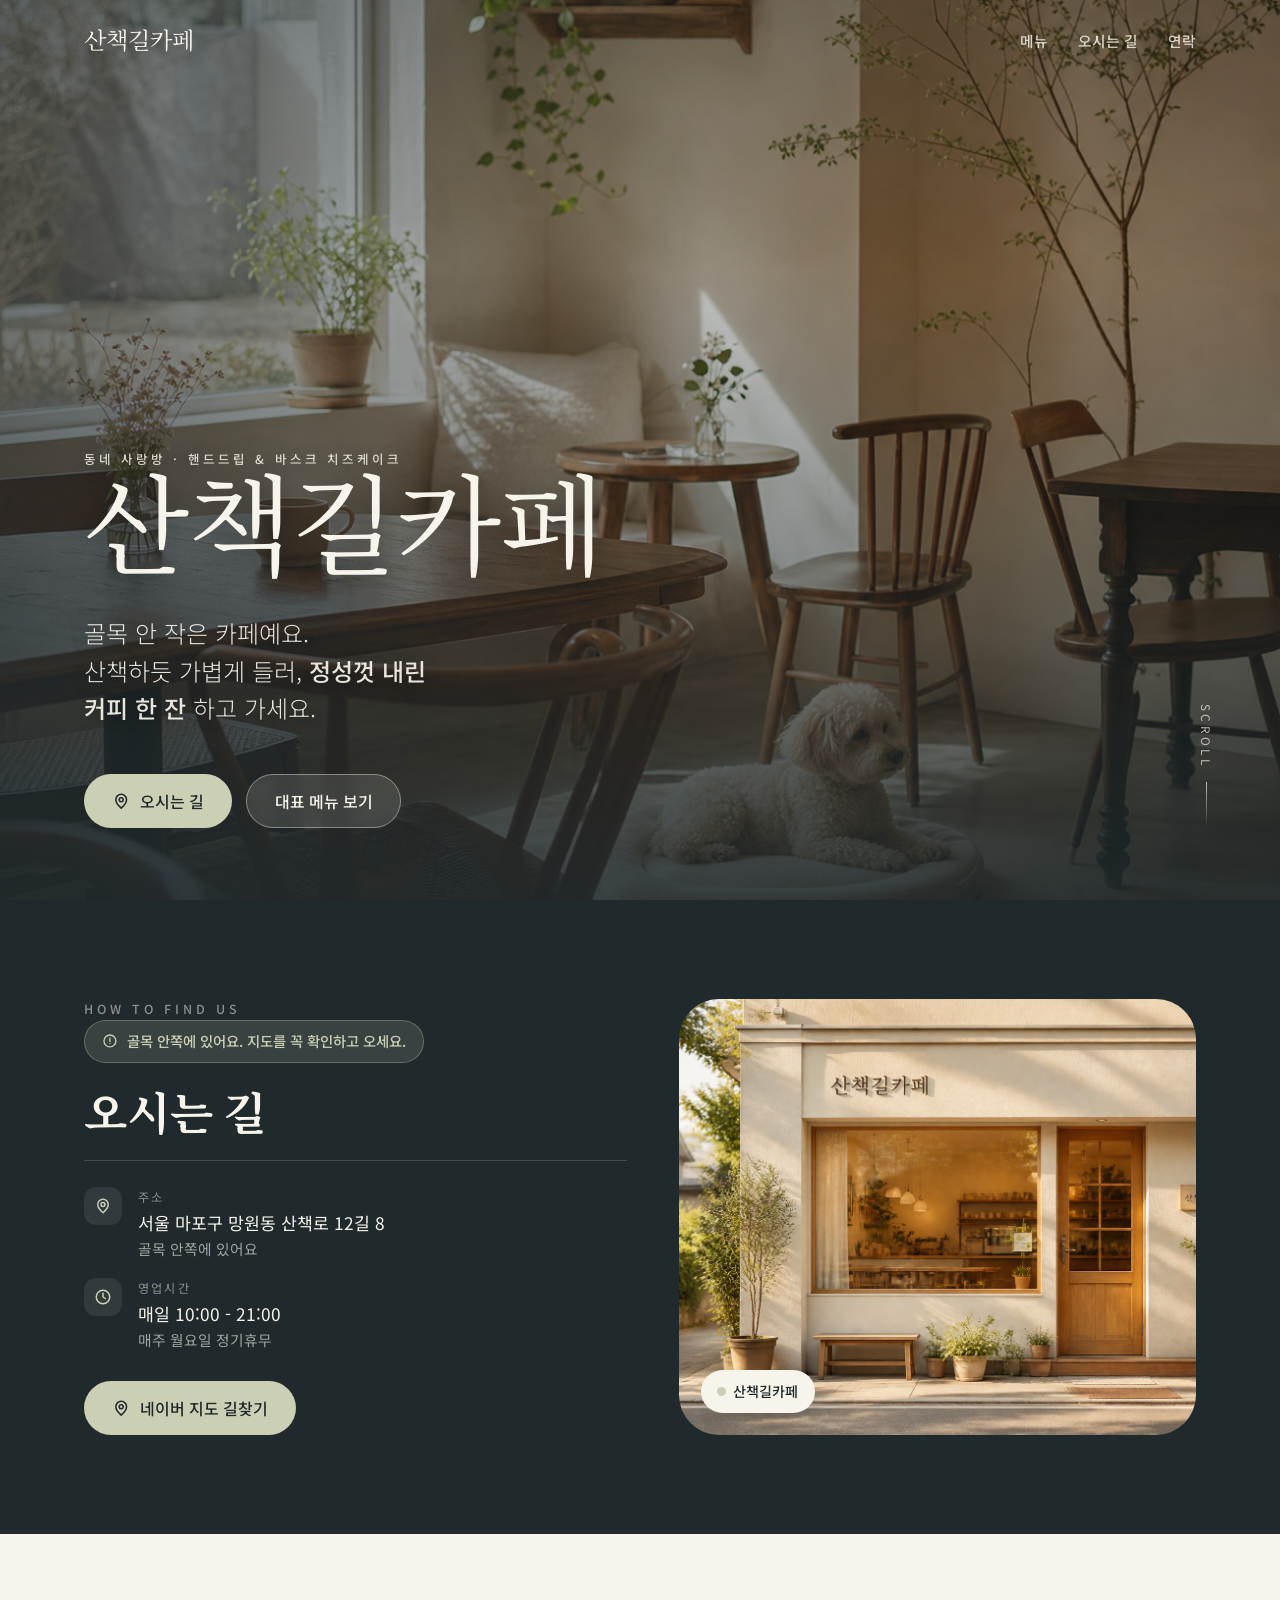
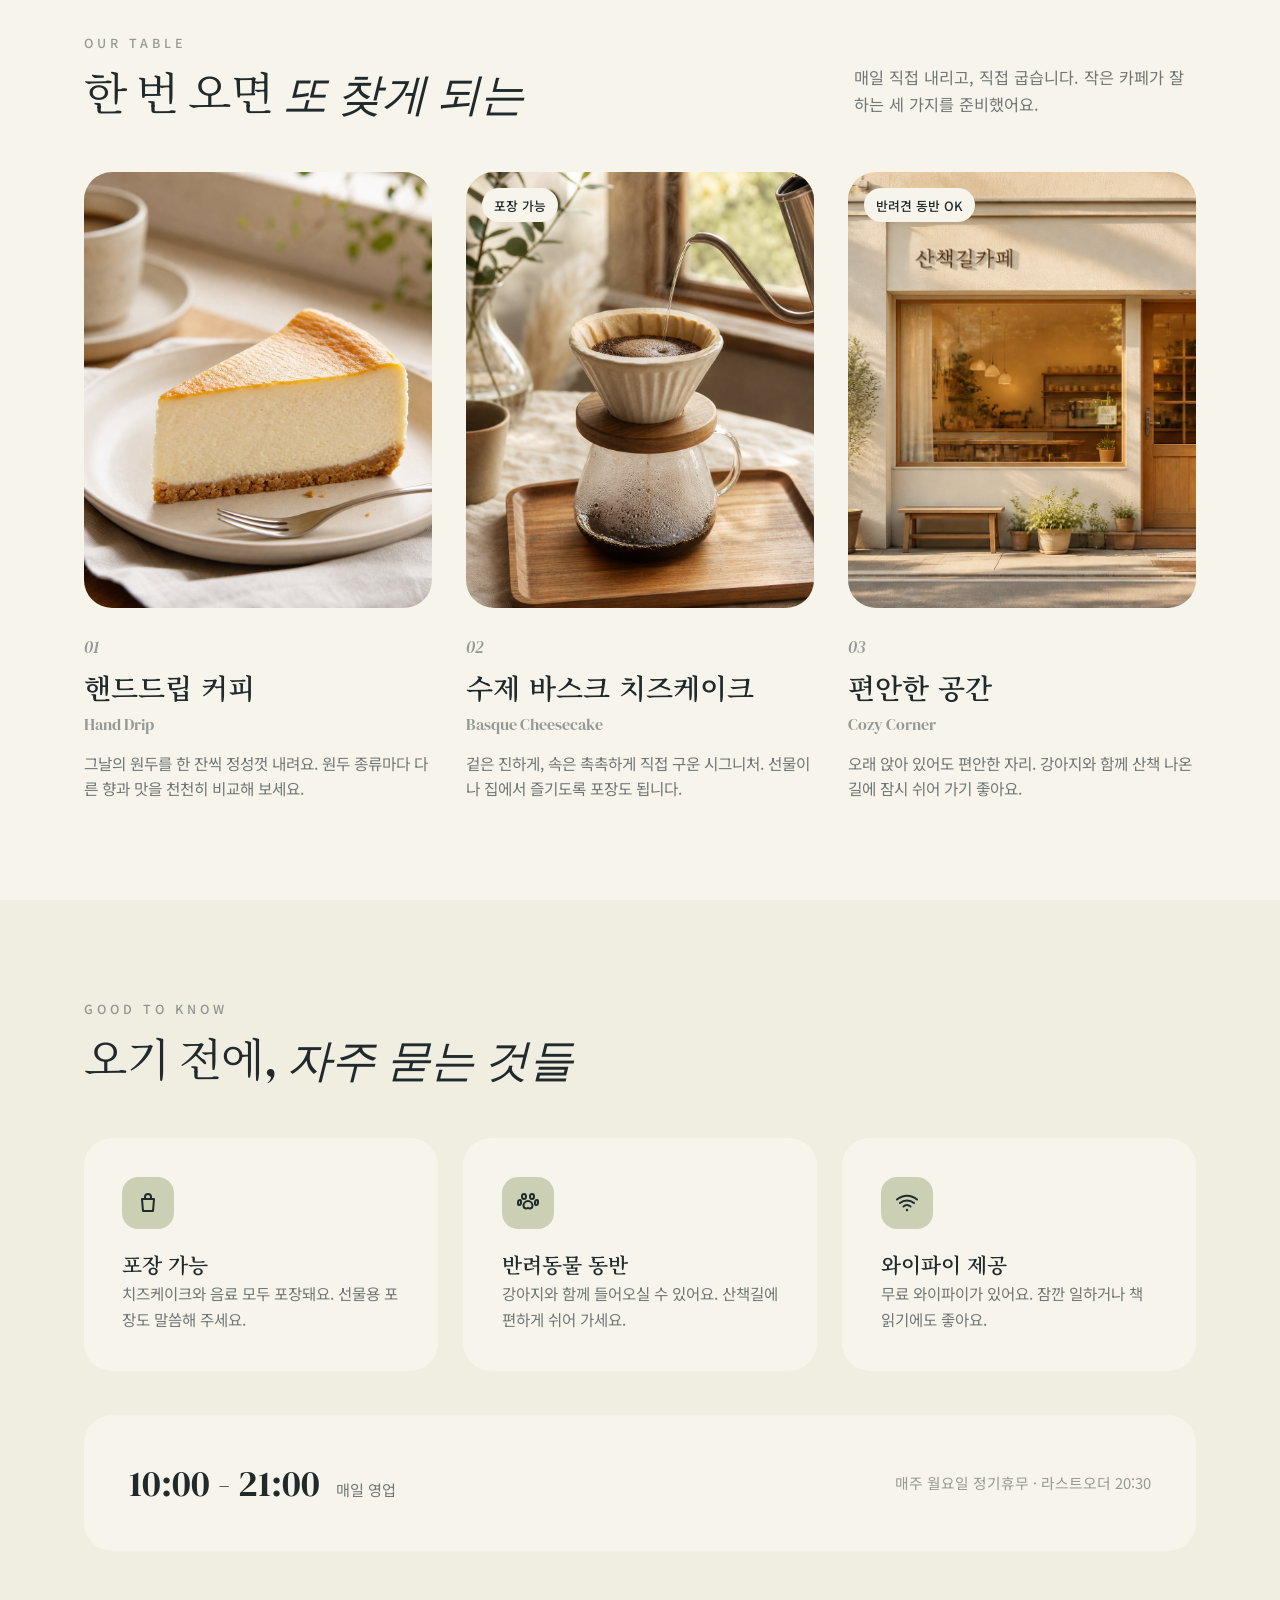
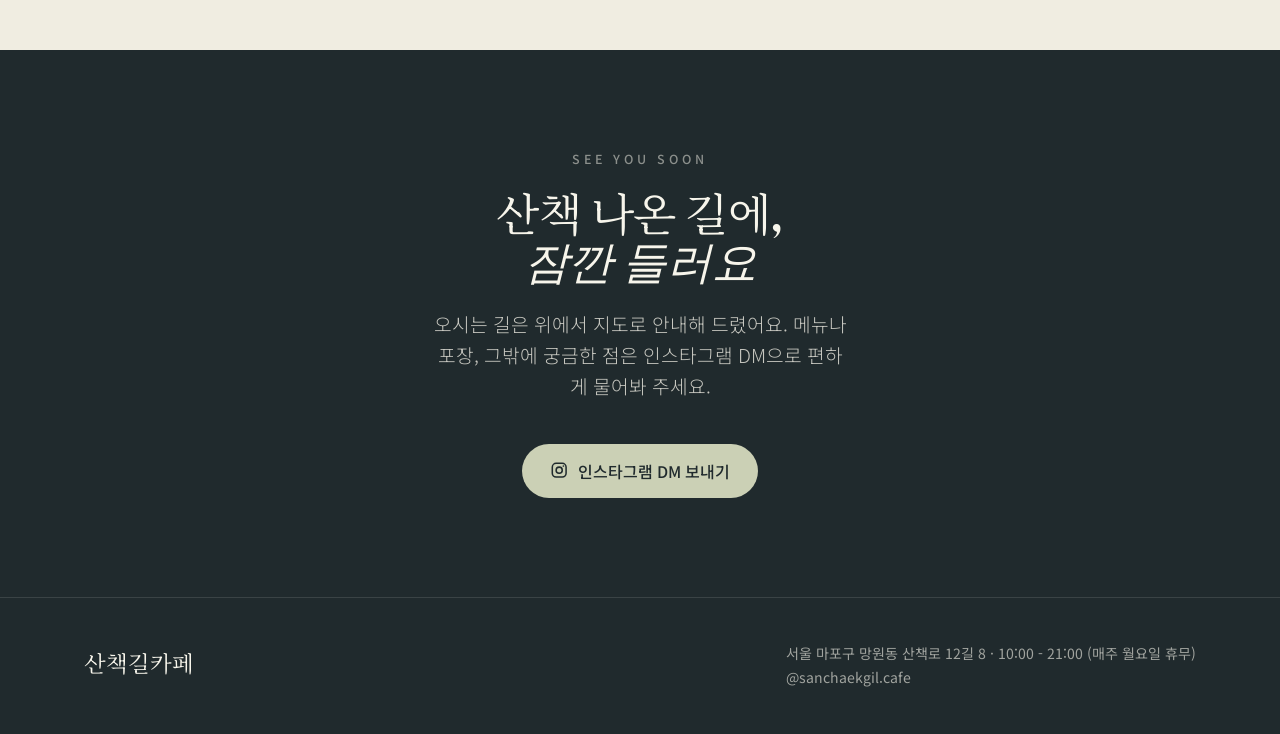
<file: index.html>
<!DOCTYPE html>
<html lang="ko">
<head>
<meta charset="UTF-8" />
<meta name="viewport" content="width=device-width, initial-scale=1.0" />
<title>산책길카페 - 동네 사랑방 같은 카페</title>
<meta name="description" content="산책길카페: 직접 내린 핸드드립과 수제 바스크 치즈케이크. 골목 안쪽 작은 카페, 강아지와 함께 오셔도 좋아요.">
<link rel="preconnect" href="https://fonts.googleapis.com" />
<link rel="preconnect" href="https://fonts.gstatic.com" crossorigin />
<link href="https://fonts.googleapis.com/css2?family=DM+Serif+Display:ital@0;1&family=Noto+Serif+KR:wght@400;500;600;700&family=Noto+Sans+KR:wght@300;400;500;700&display=swap" rel="stylesheet" />
<link rel="stylesheet" href="style.css">
<script type="application/ld+json">
{
  "@context": "https://schema.org",
  "@type": "CafeOrCoffeeShop",
  "name": "산책길카페",
  "description": "동네 사랑방 같은 카페. 직접 내린 핸드드립 한 잔과 한 번 먹으면 또 찾게 되는 수제 바스크 치즈케이크. 골목 안쪽, 반려동물 동반 가능, 포장 가능, 와이파이 제공.",
  "servesCuisine": "Cafe",
  "menu": [
    {"@type": "MenuItem", "name": "핸드드립 커피", "description": "원두 종류별로 다른 맛을 직접 내려드립니다"},
    {"@type": "MenuItem", "name": "수제 바스크 치즈케이크", "description": "한 번 드시면 또 찾으시는 진한 맛, 포장 가능"}
  ],
  "amenityFeature": [
    {"@type": "LocationFeatureSpecification", "name": "포장 가능", "value": true},
    {"@type": "LocationFeatureSpecification", "name": "반려동물 동반 가능", "value": true},
    {"@type": "LocationFeatureSpecification", "name": "와이파이", "value": true}
  ]
}
</script>
</head>
<body>

<!-- ===================== HEADER ===================== -->
<header class="site" id="siteHeader">
  <div class="wrap bar">
    <a href="#top" class="brand">산책길카페</a>
    <nav>
      <div class="nav-desktop" style="gap:30px;">
        <a href="#menu" class="link">메뉴</a>
        <a href="#directions" class="link">오시는 길</a>
        <a href="#contact" class="link">연락</a>
      </div>
    </nav>
  </div>
</header>

<!-- ===================== HERO ===================== -->
<section class="hero" id="top">
  <img class="hero-bg" src="images/exterior.png" alt="산책길카페 가게 외관">
  <div class="scrim"></div>
  <div class="wrap hero-inner">
    <span class="eyebrow kicker">동네 사랑방 · 핸드드립 &amp; 바스크 치즈케이크</span>
    <h1 class="display">산책길카페</h1>
    <p class="lede">골목 안 작은 카페예요.<br />산책하듯 가볍게 들러, <b>정성껏 내린 커피 한 잔</b> 하고 가세요.</p>
    <div class="hero-cta">
      <a class="btn btn--sage" href="#directions">
        <svg viewBox="0 0 24 24" fill="none" stroke="currentColor" stroke-width="2" stroke-linecap="round" stroke-linejoin="round"><path d="M12 21s-7-6.2-7-11a7 7 0 0 1 14 0c0 4.8-7 11-7 11Z"/><circle cx="12" cy="10" r="2.6"/></svg>
        오시는 길
      </a>
      <a class="btn btn--outline-light" href="#menu">대표 메뉴 보기</a>
    </div>
  </div>
  <div class="scroll-hint">SCROLL</div>
</section>

<!-- ===================== DIRECTIONS ===================== -->
<section class="directions section-pad" id="directions">
  <div class="wrap">
    <div class="dir-grid">
      <div class="dir-copy reveal">
        <span class="eyebrow">How to find us</span>
        <div class="dir-note">
          <svg viewBox="0 0 24 24" fill="none" stroke="currentColor" stroke-width="2" stroke-linecap="round" stroke-linejoin="round"><circle cx="12" cy="12" r="9"/><path d="M12 8v5M12 16h.01"/></svg>
          골목 안쪽에 있어요. 지도를 꼭 확인하고 오세요.
        </div>
        <h2>오시는 길</h2>

        <div class="addr">
          <div class="addr-row">
            <span class="ic"><svg viewBox="0 0 24 24" fill="none" stroke="currentColor" stroke-width="2" stroke-linecap="round" stroke-linejoin="round"><path d="M12 21s-7-6.2-7-11a7 7 0 0 1 14 0c0 4.8-7 11-7 11Z"/><circle cx="12" cy="10" r="2.6"/></svg></span>
            <div>
              <div class="label">주소</div>
              <div class="val">서울 마포구 망원동 산책로 12길 8<span class="sub">골목 안쪽에 있어요</span></div>
            </div>
          </div>
          <div class="addr-row">
            <span class="ic"><svg viewBox="0 0 24 24" fill="none" stroke="currentColor" stroke-width="2" stroke-linecap="round" stroke-linejoin="round"><circle cx="12" cy="12" r="9"/><path d="M12 7v5l3 2"/></svg></span>
            <div>
              <div class="label">영업시간</div>
              <div class="val">매일 10:00 - 21:00<span class="sub">매주 월요일 정기휴무</span></div>
            </div>
          </div>
        </div>

        <div class="dir-cta">
          <a class="btn btn--sage" href="https://map.naver.com/p/search/산책길카페" target="_blank" rel="noopener">
            <svg viewBox="0 0 24 24" fill="none" stroke="currentColor" stroke-width="2" stroke-linecap="round" stroke-linejoin="round"><path d="M12 21s-7-6.2-7-11a7 7 0 0 1 14 0c0 4.8-7 11-7 11Z"/><circle cx="12" cy="10" r="2.6"/></svg>
            네이버 지도 길찾기
          </a>
        </div>
      </div>

      <div class="dir-map reveal">
        <img src="images/interior.png" alt="산책길카페 내부 전경">
        <span class="map-tag"><span class="dot"></span> 산책길카페</span>
      </div>
    </div>
  </div>
</section>

<!-- ===================== MENU ===================== -->
<section class="menu section-pad" id="menu">
  <div class="wrap">
    <div class="section-head reveal">
      <div>
        <span class="eyebrow">Our table</span>
        <h2 class="display">한 번 오면 <em>또 찾게 되는</em></h2>
      </div>
      <p>매일 직접 내리고, 직접 굽습니다. 작은 카페가 잘하는 세 가지를 준비했어요.</p>
    </div>

    <div class="menu-grid">
      <article class="m-card reveal">
        <div class="m-photo">
          <img src="images/handdrip.png" alt="핸드드립 커피">
        </div>
        <div class="m-num">01</div>
        <h3>핸드드립 커피</h3>
        <div class="m-en">Hand Drip</div>
        <p>그날의 원두를 한 잔씩 정성껏 내려요. 원두 종류마다 다른 향과 맛을 천천히 비교해 보세요.</p>
      </article>

      <article class="m-card reveal">
        <div class="m-photo">
          <span class="m-badge">포장 가능</span>
          <img src="images/cheesecake.png" alt="수제 바스크 치즈케이크">
        </div>
        <div class="m-num">02</div>
        <h3>수제 바스크 치즈케이크</h3>
        <div class="m-en">Basque Cheesecake</div>
        <p>겉은 진하게, 속은 촉촉하게 직접 구운 시그니처. 선물이나 집에서 즐기도록 포장도 됩니다.</p>
      </article>

      <article class="m-card reveal">
        <div class="m-photo">
          <span class="m-badge">반려견 동반 OK</span>
          <img src="images/interior.png" alt="편안한 내부 공간">
        </div>
        <div class="m-num">03</div>
        <h3>편안한 공간</h3>
        <div class="m-en">Cozy Corner</div>
        <p>오래 앉아 있어도 편안한 자리. 강아지와 함께 산책 나온 길에 잠시 쉬어 가기 좋아요.</p>
      </article>
    </div>
  </div>
</section>

<!-- ===================== INFO ===================== -->
<section class="info section-pad" id="info">
  <div class="wrap">
    <div class="section-head reveal">
      <span class="eyebrow">Good to know</span>
      <h2 class="display">오기 전에, <em>자주 묻는 것들</em></h2>
    </div>

    <div class="info-grid">
      <div class="info-card reveal">
        <span class="ic"><svg viewBox="0 0 24 24" fill="none" stroke="currentColor" stroke-width="2" stroke-linecap="round" stroke-linejoin="round"><path d="M6 8h12l-1 12H7L6 8Z"/><path d="M9 8V6a3 3 0 0 1 6 0v2"/></svg></span>
        <div>
          <h3>포장 가능</h3>
          <p>치즈케이크와 음료 모두 포장돼요. 선물용 포장도 말씀해 주세요.</p>
        </div>
      </div>
      <div class="info-card reveal">
        <span class="ic"><svg viewBox="0 0 24 24" fill="none" stroke="currentColor" stroke-width="2" stroke-linecap="round" stroke-linejoin="round"><path d="M10 5.5c0 1.4-.9 2.5-2 2.5S6 6.9 6 5.5 6.9 3 8 3s2 1.1 2 2.5ZM18 5.5C18 6.9 17.1 8 16 8s-2-1.1-2-2.5S14.9 3 16 3s2 1.1 2 2.5ZM5 11.5C5 12.9 4.1 14 3 14s-1-1.1-1-2.5S2.9 9 4 9s1 1.1 1 2.5ZM22 11.5c0 1.4-.9 2.5-2 2.5s-1-1.1-1-2.5S19.9 9 21 9s1 1.1 1 2.5Z"/><path d="M12 10c2.5 0 4.5 2.2 4.5 4.6 0 1.7-1.2 2.9-2.8 2.9-1 0-1.2-.5-1.7-.5s-.7.5-1.7.5c-1.6 0-2.8-1.2-2.8-2.9C7.5 12.2 9.5 10 12 10Z"/></svg></span>
        <div>
          <h3>반려동물 동반</h3>
          <p>강아지와 함께 들어오실 수 있어요. 산책길에 편하게 쉬어 가세요.</p>
        </div>
      </div>
      <div class="info-card reveal">
        <span class="ic"><svg viewBox="0 0 24 24" fill="none" stroke="currentColor" stroke-width="2" stroke-linecap="round" stroke-linejoin="round"><path d="M2 8.5C8 3.5 16 3.5 22 8.5M5 12c4-3.3 10-3.3 14 0M8.5 15.5c2.1-1.7 4.9-1.7 7 0"/><circle cx="12" cy="19" r="1.2" fill="currentColor" stroke="none"/></svg></span>
        <div>
          <h3>와이파이 제공</h3>
          <p>무료 와이파이가 있어요. 잠깐 일하거나 책 읽기에도 좋아요.</p>
        </div>
      </div>
    </div>

    <div class="info-hours reveal">
      <div class="h-left">
        <span class="h-time">10:00 - 21:00</span>
        <span class="h-label">매일 영업</span>
      </div>
      <span class="h-off">매주 월요일 정기휴무 · 라스트오더 20:30</span>
    </div>
  </div>
</section>

<!-- ===================== CONTACT ===================== -->
<section class="contact section-pad" id="contact">
  <div class="wrap">
    <div class="c-inner reveal">
      <span class="eyebrow">See you soon</span>
      <h2 class="display">산책 나온 길에,<br /><em>잠깐 들러요</em></h2>
      <p class="c-sub">오시는 길은 위에서 지도로 안내해 드렸어요. 메뉴나 포장, 그밖에 궁금한 점은 인스타그램 DM으로 편하게 물어봐 주세요.</p>
      <div class="c-cta">
        <a class="btn btn--sage" href="https://instagram.com" target="_blank" rel="noopener">
          <svg viewBox="0 0 24 24" fill="none" stroke="currentColor" stroke-width="2" stroke-linecap="round" stroke-linejoin="round"><rect x="3" y="3" width="18" height="18" rx="5"/><circle cx="12" cy="12" r="4"/><circle cx="17.5" cy="6.5" r="1.1" fill="currentColor" stroke="none"/></svg>
          인스타그램 DM 보내기
        </a>
      </div>
    </div>
  </div>
</section>

<!-- ===================== FOOTER ===================== -->
<footer class="foot">
  <div class="wrap f-inner">
    <div class="f-brand">산책길카페</div>
    <div class="f-meta">
      서울 마포구 망원동 산책로 12길 8 · 10:00 - 21:00 (매주 월요일 휴무)<br />
      <a href="https://instagram.com" target="_blank" rel="noopener">@sanchaekgil.cafe</a>
    </div>
  </div>
</footer>

<script>
  // header scrolled state
  const header = document.getElementById('siteHeader');
  const onScroll = () => header.classList.toggle('scrolled', window.scrollY > 10);
  onScroll();
  window.addEventListener('scroll', onScroll, { passive: true });

  // reveal on scroll
  const io = new IntersectionObserver((entries) => {
    entries.forEach((e) => { if (e.isIntersecting) { e.target.classList.add('in'); io.unobserve(e.target); } });
  }, { threshold: 0.14 });
  document.querySelectorAll('.reveal').forEach((el, i) => {
    el.style.transitionDelay = (Math.min(i % 3, 2) * 0.08) + 's';
    io.observe(el);
  });
</script>
</body>
</html>
</file>
<file: style.css>
/* ===== 산책길카페 디자인 시스템 — Modern Organic Editorial =====
   Claude Design 핸드오프(2026-06-11)를 기반으로 구현.
   컬러: 차콜(#202A2D) / 크림(#F7F5EB) / 세이지(#CBD0B5) / 샌드 #F0EDE1
   폰트: 제목 DM Serif Display(영문) + Noto Serif KR(한글), 본문 Noto Sans KR */

:root {
  --charcoal: #202A2D;
  --cream: #F7F5EB;
  --sage: #CBD0B5;
  --sand: #F0EDE1;

  --ink-60: rgba(32, 42, 45, 0.62);
  --ink-45: rgba(32, 42, 45, 0.45);
  --line: rgba(32, 42, 45, 0.12);

  --font-display: 'DM Serif Display', 'Noto Serif KR', serif;
  --font-serif-ko: 'Noto Serif KR', serif;
  --font-body: 'Noto Sans KR', sans-serif;

  --r-md: 28px;
  --r-lg: 40px;

  --pad: clamp(20px, 5vw, 88px);
  --maxw: 1240px;
}

* { box-sizing: border-box; margin: 0; padding: 0; }

html { scroll-behavior: smooth; }

body {
  font-family: var(--font-body);
  background: var(--cream);
  color: var(--charcoal);
  font-weight: 400;
  line-height: 1.65;
  -webkit-font-smoothing: antialiased;
  overflow-x: hidden;
}

::selection { background: var(--sage); color: var(--charcoal); }

img { display: block; max-width: 100%; }
a { color: inherit; text-decoration: none; }

.wrap { max-width: var(--maxw); margin: 0 auto; padding-inline: var(--pad); }

/* ---------- shared type ---------- */
.eyebrow {
  font-weight: 500;
  font-size: 0.78rem;
  letter-spacing: 0.32em;
  text-transform: uppercase;
  color: var(--ink-45);
}
.display {
  font-family: var(--font-display);
  font-weight: 400;
  line-height: 1.04;
  letter-spacing: -0.01em;
}
.display em {
  font-family: 'DM Serif Display', serif;
  font-style: italic;
}

/* ---------- buttons ---------- */
.btn {
  display: inline-flex;
  align-items: center;
  gap: 0.6em;
  font-weight: 500;
  font-size: 1rem;
  line-height: 1;
  padding: 1.05em 1.7em;
  border-radius: 999px;
  border: 1px solid transparent;
  cursor: pointer;
  transition: transform .25s ease, background .25s ease, box-shadow .25s ease;
  white-space: nowrap;
}
.btn svg { width: 1.15em; height: 1.15em; flex: none; }
.btn--sage { background: var(--sage); color: var(--charcoal); }
.btn--sage:hover { transform: translateY(-2px); box-shadow: 0 14px 30px -16px rgba(32,42,45,.4); }
.btn--outline-light { background: rgba(247,245,235,.12); color: var(--cream); border-color: rgba(247,245,235,.4); backdrop-filter: blur(10px); -webkit-backdrop-filter: blur(10px); }
.btn--outline-light:hover { background: rgba(247,245,235,.12); transform: translateY(-2px); }

/* ---------- header ---------- */
header.site {
  position: fixed;
  top: 0; left: 0; right: 0;
  z-index: 50;
  transition: background .35s ease, box-shadow .35s ease, padding .35s ease;
  padding: 22px 0;
}
header.site .bar {
  display: flex;
  align-items: center;
  justify-content: space-between;
  gap: 24px;
}
header.site .brand {
  font-family: var(--font-display);
  font-size: 1.45rem;
  color: var(--cream);
  white-space: nowrap;
  transition: color .35s ease;
}
header.site nav { display: flex; align-items: center; gap: 30px; }
header.site nav a.link {
  font-size: 0.92rem;
  font-weight: 500;
  color: rgba(247,245,235,.82);
  transition: color .25s ease;
}
header.site nav a.link:hover { color: var(--cream); }
header.site .nav-cta {
  display: inline-flex;
  align-items: center;
  gap: 0.5em;
  background: var(--sage);
  color: var(--charcoal);
  font-weight: 500;
  font-size: 0.9rem;
  padding: 0.7em 1.25em;
  border-radius: 999px;
  white-space: nowrap;
  transition: transform .25s ease, box-shadow .25s ease;
}
header.site .nav-cta:hover { transform: translateY(-2px); box-shadow: 0 12px 26px -14px rgba(32,42,45,.5); }
header.site .nav-cta svg { width: 1.05em; height: 1.05em; }

header.site.scrolled {
  background: rgba(247,245,235,.6);
  backdrop-filter: blur(14px);
  -webkit-backdrop-filter: blur(14px);
  box-shadow: 0 1px 0 var(--line);
  padding: 14px 0;
}
header.site.scrolled .brand { color: var(--charcoal); }
header.site.scrolled nav a.link { color: var(--ink-60); }
header.site.scrolled nav a.link:hover { color: var(--charcoal); }

.nav-desktop { display: flex; }

/* ---------- hero ---------- */
.hero {
  position: relative;
  min-height: 100svh;
  display: flex;
  align-items: flex-end;
  overflow: hidden;
  isolation: isolate;
}
.hero-bg {
  position: absolute;
  inset: 0;
  width: 100%;
  height: 100%;
  object-fit: cover;
  z-index: -2;
}
.hero .scrim {
  position: absolute;
  inset: 0;
  z-index: -1;
  background:
    linear-gradient(180deg, rgba(32,42,45,.35) 0%, rgba(32,42,45,.15) 30%, rgba(32,42,45,.35) 55%, rgba(32,42,45,.85) 100%),
    linear-gradient(90deg, rgba(32,42,45,.55) 0%, rgba(32,42,45,.1) 55%);
}
.hero .hero-inner {
  width: 100%;
  padding-bottom: clamp(48px, 8vh, 96px);
  padding-top: 140px;
}
.hero .kicker { color: rgba(247,245,235,.85); margin-bottom: 22px; text-shadow: 0 2px 16px rgba(0,0,0,.35); }
.hero h1 {
  color: var(--cream);
  font-size: clamp(3.2rem, 9vw, 6.8rem);
  margin-bottom: 0.28em;
  text-shadow: 0 4px 28px rgba(0,0,0,.4);
}
.hero .lede {
  color: rgba(247,245,235,.92);
  font-size: clamp(1.05rem, 2.2vw, 1.5rem);
  font-weight: 300;
  text-shadow: 0 2px 16px rgba(0,0,0,.35);
  max-width: 30ch;
  word-break: keep-all;
  line-height: 1.55;
  margin-bottom: 2em;
}
.hero .lede b { font-weight: 500; }
.hero .hero-cta { display: flex; flex-wrap: wrap; gap: 14px; }

.hero .scroll-hint {
  position: absolute;
  right: var(--pad);
  bottom: clamp(48px, 8vh, 96px);
  color: rgba(247,245,235,.7);
  font-size: 0.74rem;
  letter-spacing: 0.28em;
  text-transform: uppercase;
  writing-mode: vertical-rl;
  display: flex;
  align-items: center;
  gap: 14px;
}
.hero .scroll-hint::after {
  content: "";
  width: 1px; height: 46px;
  background: linear-gradient(rgba(247,245,235,.7), transparent);
}

/* ---------- section scaffold ---------- */
section { position: relative; }
.section-pad { padding-block: clamp(64px, 11vh, 140px); }
.section-head { margin-bottom: clamp(36px, 6vh, 64px); }
.section-head .eyebrow { display: block; margin-bottom: 18px; }
.section-head h2 { font-size: clamp(2.1rem, 4vw, 2.8rem); }

/* ---------- directions ---------- */
.directions { background: var(--charcoal); color: var(--cream); }
.directions .eyebrow { color: rgba(247,245,235,.5); }
.dir-grid {
  display: grid;
  grid-template-columns: 1.05fr 1fr;
  gap: clamp(28px, 4vw, 64px);
  align-items: stretch;
}
.dir-copy { display: flex; flex-direction: column; }
.dir-copy h2 {
  font-family: var(--font-display);
  font-size: clamp(2.1rem, 4vw, 2.8rem);
  line-height: 1.05;
  color: var(--cream);
  margin-bottom: 0.5em;
}
.dir-note {
  display: inline-flex;
  align-items: center;
  gap: 0.7em;
  align-self: flex-start;
  background: rgba(203,208,181,.14);
  border: 1px solid rgba(203,208,181,.3);
  color: var(--sage);
  border-radius: 999px;
  padding: 0.6em 1.15em;
  font-size: 0.9rem;
  font-weight: 500;
  margin-bottom: 28px;
}
.dir-note svg { width: 1.1em; height: 1.1em; flex: none; }
.addr {
  border-top: 1px solid rgba(247,245,235,.16);
  padding-top: 26px;
  margin-top: auto;
  display: grid;
  gap: 18px;
}
.addr-row { display: flex; gap: 16px; align-items: flex-start; }
.addr-row .ic {
  width: 38px; height: 38px; flex: none;
  border-radius: 12px;
  background: rgba(247,245,235,.08);
  display: grid; place-items: center;
  color: var(--sage);
}
.addr-row .ic svg { width: 18px; height: 18px; }
.addr-row .label { font-size: 0.76rem; letter-spacing: .18em; text-transform: uppercase; color: rgba(247,245,235,.5); margin-bottom: 3px; }
.addr-row .val { font-size: 1.08rem; color: var(--cream); font-weight: 400; line-height: 1.5; }
.addr-row .val .sub { display:block; font-size: 0.92rem; color: rgba(247,245,235,.6); margin-top: 2px;}
.dir-cta { display: flex; flex-wrap: wrap; gap: 12px; margin-top: 30px; }

.dir-map {
  position: relative;
  border-radius: var(--r-lg);
  overflow: hidden;
  min-height: 420px;
}
.dir-map img { width: 100%; height: 100%; min-height: 420px; object-fit: cover; }
.map-tag {
  position: absolute;
  left: 22px; bottom: 22px;
  background: var(--cream);
  color: var(--charcoal);
  border-radius: 999px;
  padding: 0.7em 1.15em;
  font-size: 0.88rem;
  font-weight: 500;
  display: inline-flex; align-items: center; gap: 0.55em;
  box-shadow: 0 12px 30px -14px rgba(0,0,0,.5);
}
.map-tag .dot { width: 9px; height: 9px; border-radius: 50%; background: var(--sage); }

/* ---------- menu ---------- */
.menu .section-head { display: flex; align-items: flex-end; justify-content: space-between; gap: 24px; flex-wrap: wrap; }
.menu .section-head p { color: var(--ink-60); max-width: 38ch; font-size: 1.02rem; }
.menu-grid {
  display: grid;
  grid-template-columns: repeat(3, 1fr);
  gap: clamp(22px, 2.6vw, 40px);
}
.m-card { display: flex; flex-direction: column; }
.m-photo {
  position: relative;
  border-radius: var(--r-md);
  overflow: hidden;
  aspect-ratio: 4 / 5;
  margin-bottom: 26px;
}
.m-photo img { width: 100%; height: 100%; object-fit: cover; }
.m-badge {
  position: absolute;
  top: 16px; left: 16px;
  background: var(--cream);
  color: var(--charcoal);
  border-radius: 999px;
  padding: 0.5em 0.95em;
  font-size: 0.8rem;
  font-weight: 500;
  z-index: 2;
}
.m-num {
  font-family: var(--font-display);
  font-style: italic;
  font-size: 1.05rem;
  color: var(--ink-45);
  margin-bottom: 8px;
}
.m-card h3 {
  font-family: var(--font-serif-ko);
  font-weight: 600;
  font-size: clamp(1.4rem, 2.2vw, 1.75rem);
  line-height: 1.25;
  margin-bottom: 6px;
}
.m-card .m-en {
  font-family: 'DM Serif Display', serif;
  font-style: normal;
  font-size: 1rem;
  color: var(--ink-45);
  margin-bottom: 14px;
}
.m-card p { color: var(--ink-60); font-size: 0.98rem; line-height: 1.6; }

/* ---------- info ---------- */
.info { background: var(--sand); }
.info-grid {
  display: grid;
  grid-template-columns: 1fr 1fr 1fr;
  gap: clamp(16px, 2vw, 28px);
}
.info-card {
  background: var(--cream);
  border-radius: var(--r-md);
  padding: clamp(26px, 3vw, 40px);
  display: flex;
  flex-direction: column;
  gap: 18px;
  min-height: 100%;
}
.info-card .ic {
  width: 52px; height: 52px;
  border-radius: 16px;
  background: var(--sage);
  color: var(--charcoal);
  display: grid; place-items: center;
}
.info-card .ic svg { width: 24px; height: 24px; }
.info-card h3 { font-family: var(--font-serif-ko); font-weight: 600; font-size: 1.3rem; }
.info-card p { color: var(--ink-60); font-size: 0.97rem; }
.info-hours {
  margin-top: clamp(28px, 4vw, 44px);
  background: var(--cream);
  border-radius: var(--r-md);
  padding: clamp(24px, 3vw, 38px) clamp(26px, 3.5vw, 48px);
  display: flex;
  flex-wrap: wrap;
  align-items: center;
  justify-content: space-between;
  gap: 20px;
}
.info-hours .h-left { display: flex; align-items: baseline; gap: 16px; flex-wrap: wrap; }
.info-hours .h-time { font-family: var(--font-display); font-size: clamp(1.6rem, 3vw, 2.3rem); }
.info-hours .h-label { color: var(--ink-60); font-size: 0.95rem; }
.info-hours .h-off { color: var(--ink-45); font-size: 0.92rem; }

/* ---------- contact ---------- */
.contact { position: relative; background: var(--charcoal); color: var(--cream); overflow: hidden; }
.contact .c-inner { text-align: center; max-width: 720px; margin: 0 auto; }
.contact .eyebrow { color: rgba(247,245,235,.5); display:block; margin-bottom: 22px; }
.contact h2 {
  font-family: var(--font-display);
  color: var(--cream);
  font-size: clamp(2.1rem, 4vw, 2.8rem);
  line-height: 1.06;
  margin-bottom: 0.5em;
}
.contact h2 em { font-style: italic; }
.contact .c-sub { color: rgba(247,245,235,.78); font-size: clamp(1rem, 2vw, 1.2rem); font-weight: 300; max-width: 42ch; margin: 0 auto 2.2em; line-height: 1.6; }
.contact .c-cta { display: flex; flex-wrap: wrap; gap: 14px; justify-content: center; }

/* ---------- footer ---------- */
footer.foot {
  background: var(--charcoal);
  color: rgba(247,245,235,.6);
  border-top: 1px solid rgba(247,245,235,.12);
}
footer.foot .f-inner {
  padding-block: 44px;
  display: flex;
  flex-wrap: wrap;
  align-items: center;
  justify-content: space-between;
  gap: 20px;
}
footer.foot .f-brand { font-family: var(--font-display); color: var(--cream); font-size: 1.4rem; }
footer.foot .f-meta { font-size: 0.88rem; line-height: 1.7; }
footer.foot a:hover { color: var(--cream); }

/* ---------- reveal ---------- */
.reveal { opacity: 0; transform: translateY(26px); transition: opacity .9s cubic-bezier(.2,.7,.2,1), transform .9s cubic-bezier(.2,.7,.2,1); }
.reveal.in { opacity: 1; transform: none; }
@media (prefers-reduced-motion: reduce) {
  .reveal { opacity: 1 !important; transform: none !important; transition: none; }
  html { scroll-behavior: auto; }
}

/* ---------- responsive ---------- */
@media (max-width: 940px) {
  .dir-grid { grid-template-columns: 1fr; }
  .dir-map { min-height: 320px; }
  .dir-map img { min-height: 320px; }
  .menu-grid { grid-template-columns: 1fr 1fr; }
  .m-card:first-child { grid-column: 1 / -1; }
  .m-card:first-child .m-photo { aspect-ratio: 16 / 10; }
  .info-grid { grid-template-columns: 1fr; }
}
@media (max-width: 620px) {
  .nav-desktop { display: none; }
  .menu-grid { grid-template-columns: 1fr; }
  .m-card .m-photo { aspect-ratio: 4 / 5 !important; }
  .hero .scroll-hint { display: none; }
  .btn { width: 100%; justify-content: center; }
  .hero .hero-cta .btn { width: auto; flex: 1 1 auto; }
}
</file>
